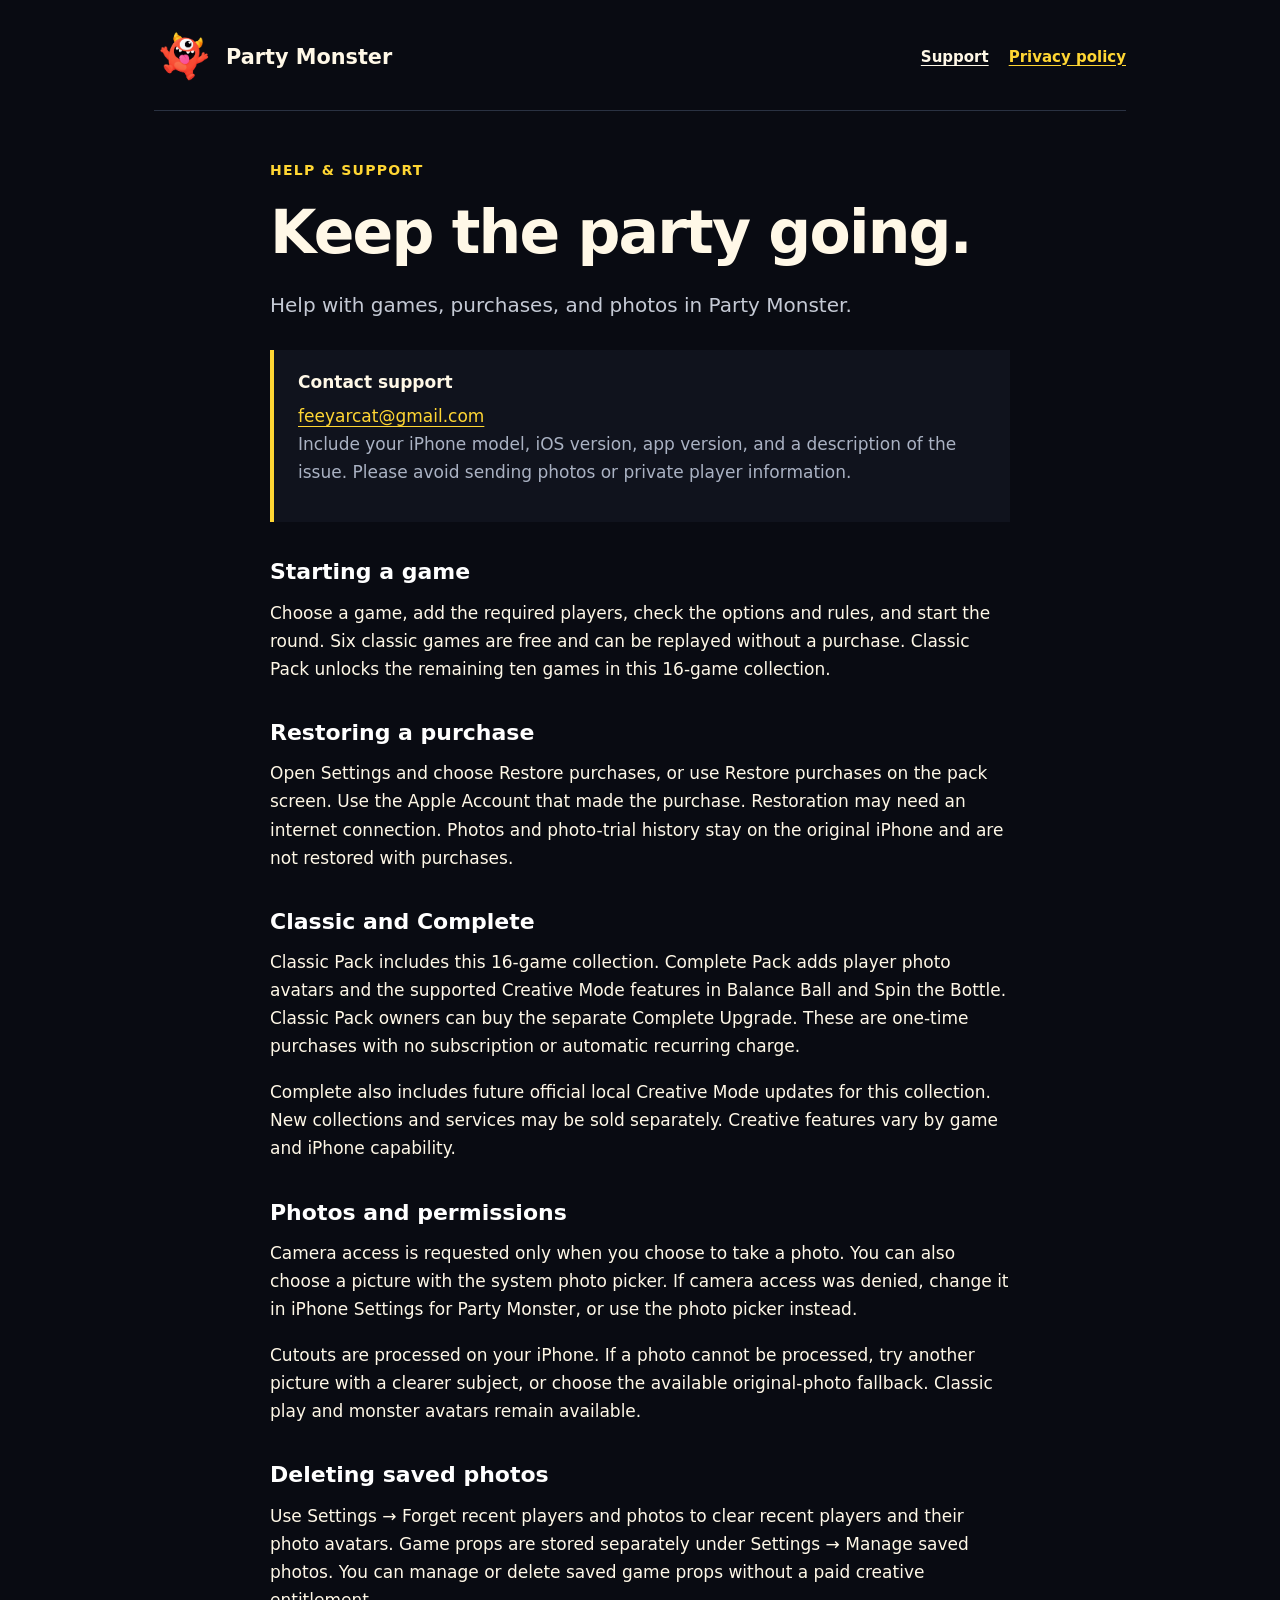
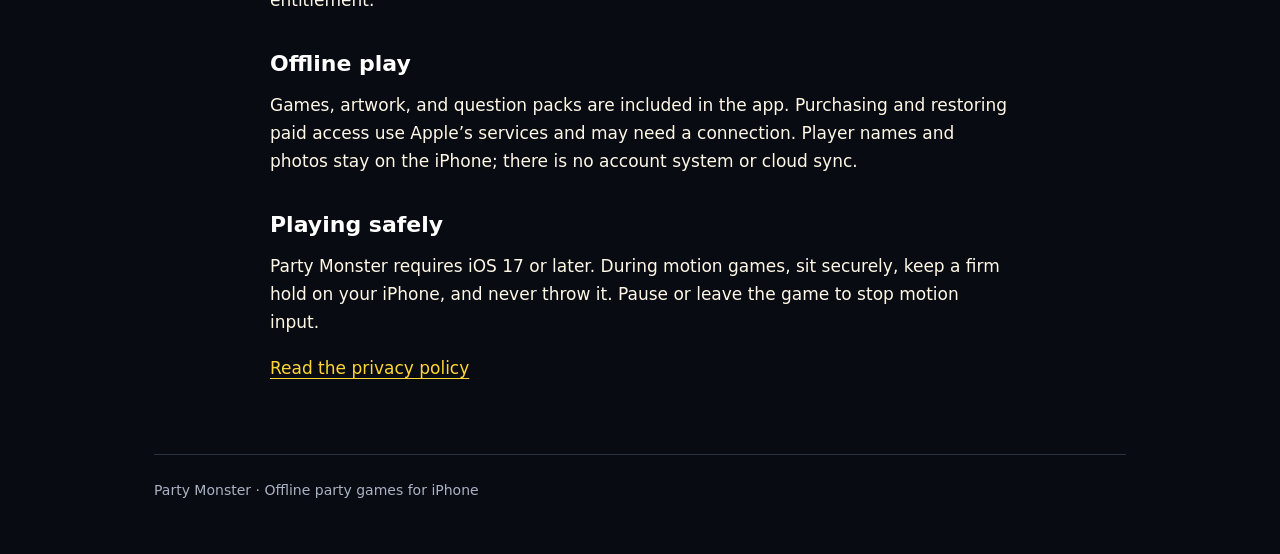
<file: index.html>
<!doctype html><html lang="en"><head><meta charset="utf-8"><meta name="viewport" content="width=device-width,initial-scale=1"><title>Support | Party Monster</title><meta name="description" content="Help with Party Monster games, one-time purchases, and local photo features."><meta name="theme-color" content="#090b12"><link rel="icon" href="./assets/momo.png"><link rel="stylesheet" href="./assets/style.css"></head><body><div class="shell"><header><a class="brand" href="./"><img src="./assets/momo.png" alt=""><span>Party Monster</span></a><nav aria-label="Main navigation"><a href="./" aria-current="page">Support</a><a href="./privacy/" >Privacy policy</a></nav></header><main><p class="eyebrow">Help &amp; support</p><h1>Keep the party going.</h1><p class="lead">Help with games, purchases, and photos in Party Monster.</p><div class="contact"><strong>Contact support</strong><a href="mailto:feeyarcat@gmail.com">feeyarcat@gmail.com</a><p class="muted">Include your iPhone model, iOS version, app version, and a description of the issue. Please avoid sending photos or private player information.</p></div><h2>Starting a game</h2><p>Choose a game, add the required players, check the options and rules, and start the round. Six classic games are free and can be replayed without a purchase. Classic Pack unlocks the remaining ten games in this 16-game collection.</p><h2>Restoring a purchase</h2><p>Open Settings and choose Restore purchases, or use Restore purchases on the pack screen. Use the Apple Account that made the purchase. Restoration may need an internet connection. Photos and photo-trial history stay on the original iPhone and are not restored with purchases.</p><h2>Classic and Complete</h2><p>Classic Pack includes this 16-game collection. Complete Pack adds player photo avatars and the supported Creative Mode features in Balance Ball and Spin the Bottle. Classic Pack owners can buy the separate Complete Upgrade. These are one-time purchases with no subscription or automatic recurring charge.</p><p>Complete also includes future official local Creative Mode updates for this collection. New collections and services may be sold separately. Creative features vary by game and iPhone capability.</p><h2>Photos and permissions</h2><p>Camera access is requested only when you choose to take a photo. You can also choose a picture with the system photo picker. If camera access was denied, change it in iPhone Settings for Party Monster, or use the photo picker instead.</p><p>Cutouts are processed on your iPhone. If a photo cannot be processed, try another picture with a clearer subject, or choose the available original-photo fallback. Classic play and monster avatars remain available.</p><h2>Deleting saved photos</h2><p>Use Settings → Forget recent players and photos to clear recent players and their photo avatars. Game props are stored separately under Settings → Manage saved photos. You can manage or delete saved game props without a paid creative entitlement.</p><h2>Offline play</h2><p>Games, artwork, and question packs are included in the app. Purchasing and restoring paid access use Apple’s services and may need a connection. Player names and photos stay on the iPhone; there is no account system or cloud sync.</p><h2>Playing safely</h2><p>Party Monster requires iOS 17 or later. During motion games, sit securely, keep a firm hold on your iPhone, and never throw it. Pause or leave the game to stop motion input.</p><p><a href="./privacy/">Read the privacy policy</a></p></main><footer>Party Monster · Offline party games for iPhone</footer></div></body></html>
</file>
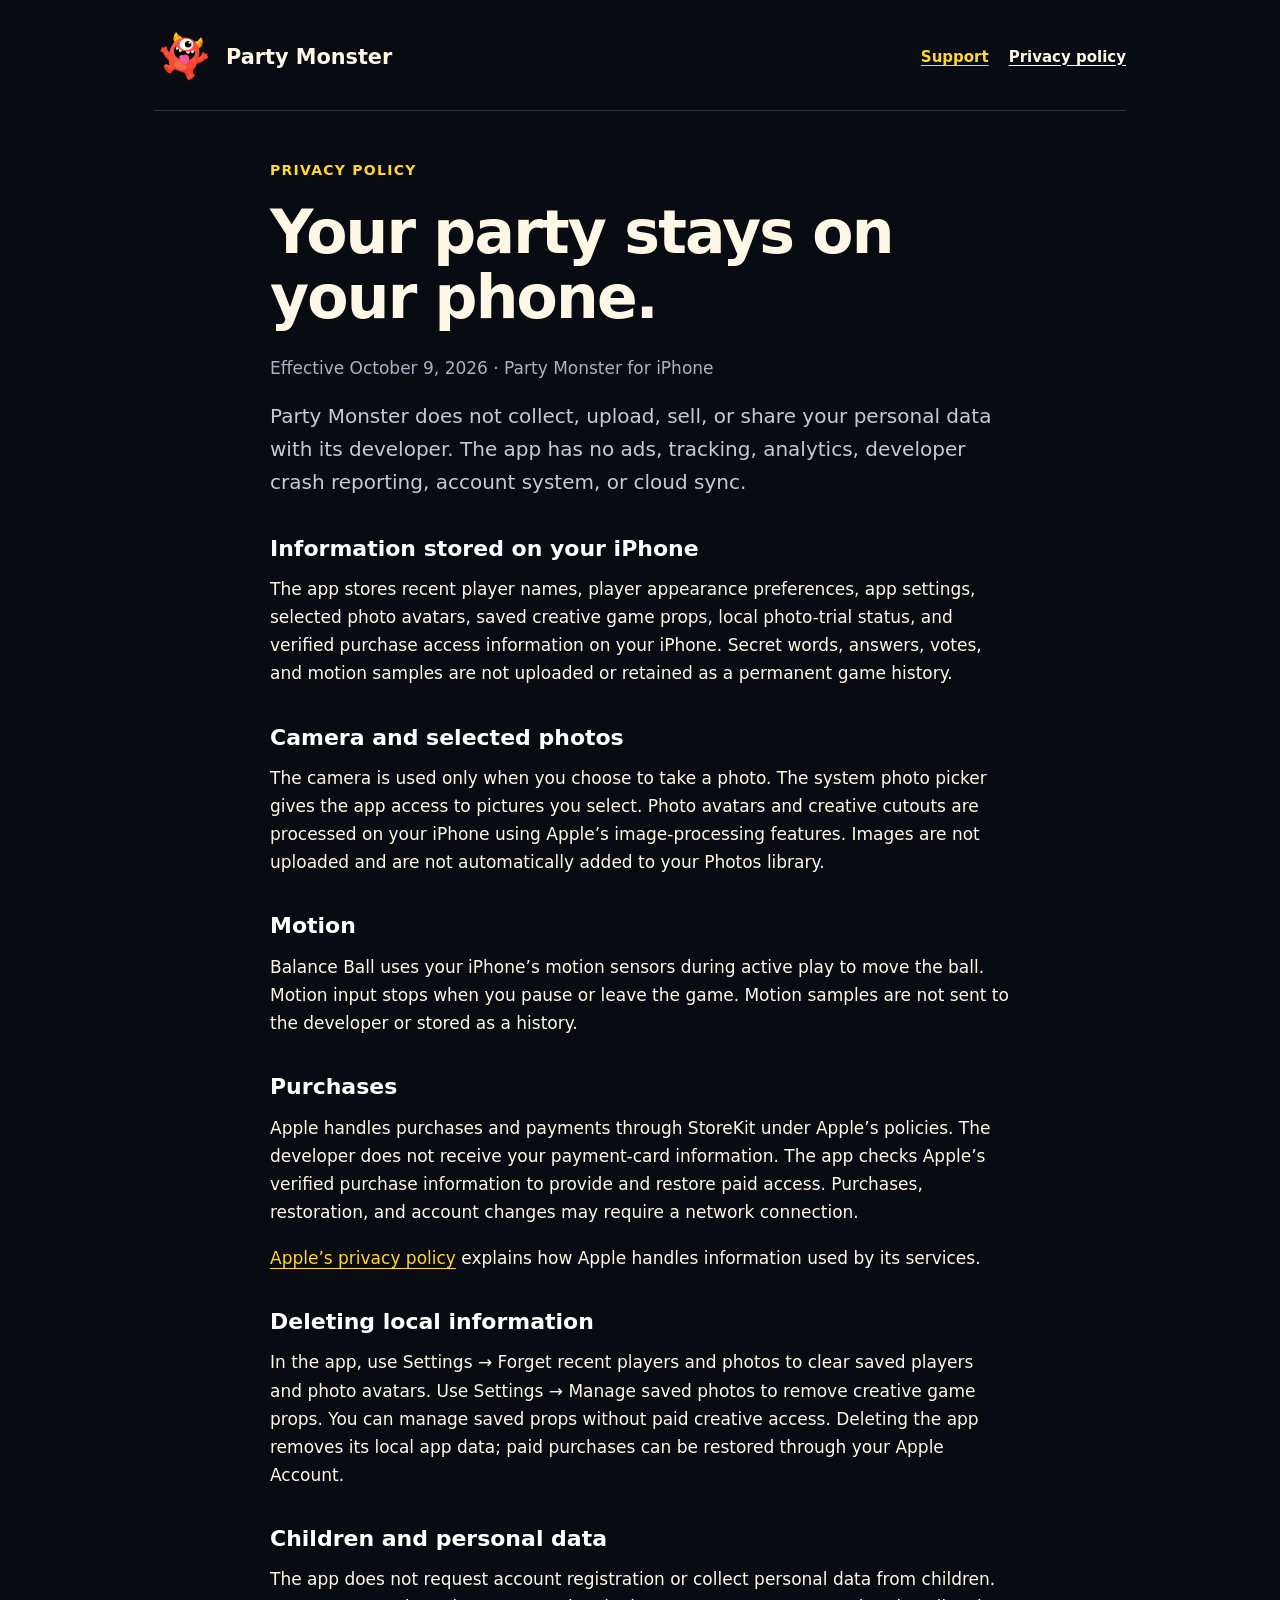
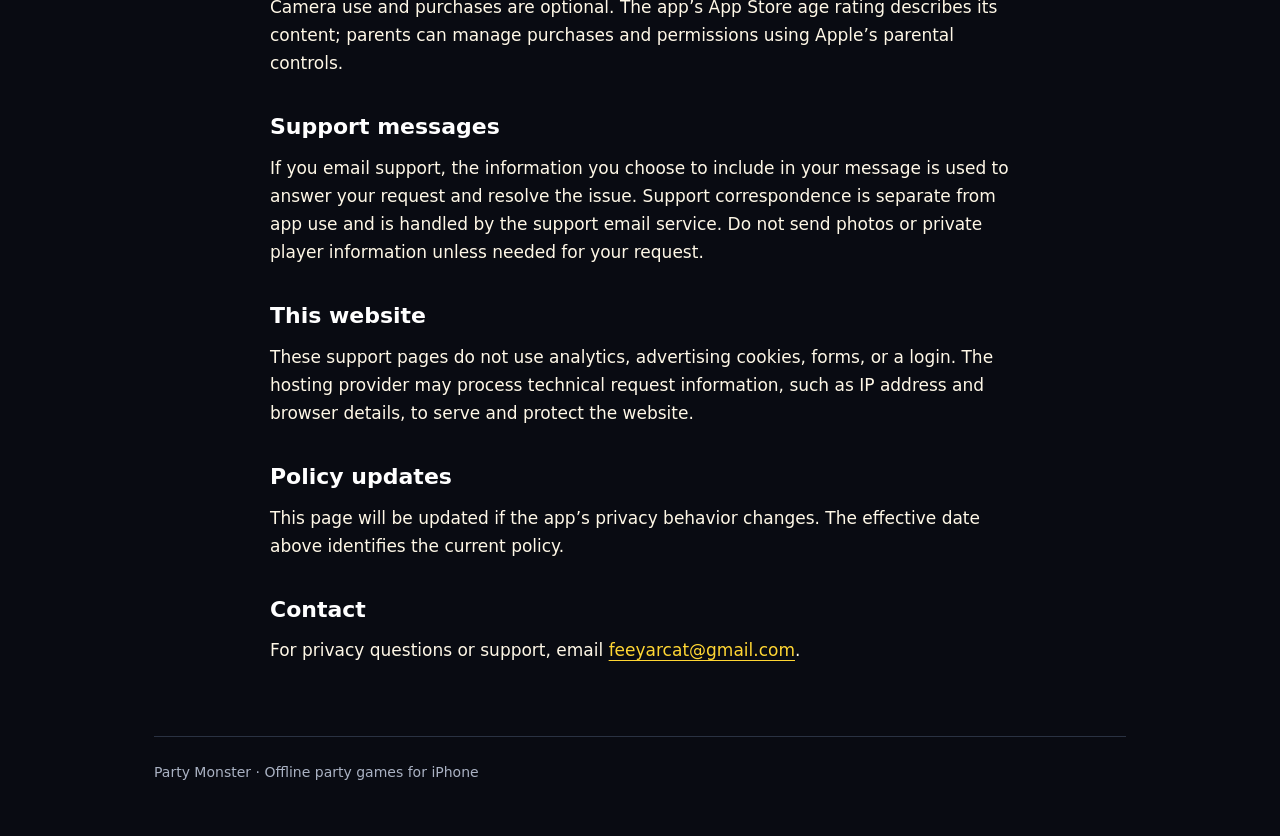
<file: privacy/index.html>
<!doctype html><html lang="en"><head><meta charset="utf-8"><meta name="viewport" content="width=device-width,initial-scale=1"><title>Privacy Policy | Party Monster</title><meta name="description" content="How Party Monster handles local player information, photos, motion, and purchases."><meta name="theme-color" content="#090b12"><link rel="icon" href="../assets/momo.png"><link rel="stylesheet" href="../assets/style.css"></head><body><div class="shell"><header><a class="brand" href="../"><img src="../assets/momo.png" alt=""><span>Party Monster</span></a><nav aria-label="Main navigation"><a href="../" >Support</a><a href="./" aria-current="page">Privacy policy</a></nav></header><main><p class="eyebrow">Privacy policy</p><h1>Your party stays on your phone.</h1><p class="muted">Effective October 9, 2026 · Party Monster for iPhone</p><p class="lead">Party Monster does not collect, upload, sell, or share your personal data with its developer. The app has no ads, tracking, analytics, developer crash reporting, account system, or cloud sync.</p><h2>Information stored on your iPhone</h2><p>The app stores recent player names, player appearance preferences, app settings, selected photo avatars, saved creative game props, local photo-trial status, and verified purchase access information on your iPhone. Secret words, answers, votes, and motion samples are not uploaded or retained as a permanent game history.</p><h2>Camera and selected photos</h2><p>The camera is used only when you choose to take a photo. The system photo picker gives the app access to pictures you select. Photo avatars and creative cutouts are processed on your iPhone using Apple’s image-processing features. Images are not uploaded and are not automatically added to your Photos library.</p><h2>Motion</h2><p>Balance Ball uses your iPhone’s motion sensors during active play to move the ball. Motion input stops when you pause or leave the game. Motion samples are not sent to the developer or stored as a history.</p><h2>Purchases</h2><p>Apple handles purchases and payments through StoreKit under Apple’s policies. The developer does not receive your payment-card information. The app checks Apple’s verified purchase information to provide and restore paid access. Purchases, restoration, and account changes may require a network connection.</p><p><a href="https://www.apple.com/legal/privacy/">Apple’s privacy policy</a> explains how Apple handles information used by its services.</p><h2>Deleting local information</h2><p>In the app, use Settings → Forget recent players and photos to clear saved players and photo avatars. Use Settings → Manage saved photos to remove creative game props. You can manage saved props without paid creative access. Deleting the app removes its local app data; paid purchases can be restored through your Apple Account.</p><h2>Children and personal data</h2><p>The app does not request account registration or collect personal data from children. Camera use and purchases are optional. The app’s App Store age rating describes its content; parents can manage purchases and permissions using Apple’s parental controls.</p><h2>Support messages</h2><p>If you email support, the information you choose to include in your message is used to answer your request and resolve the issue. Support correspondence is separate from app use and is handled by the support email service. Do not send photos or private player information unless needed for your request.</p><h2>This website</h2><p>These support pages do not use analytics, advertising cookies, forms, or a login. The hosting provider may process technical request information, such as IP address and browser details, to serve and protect the website.</p><h2>Policy updates</h2><p>This page will be updated if the app’s privacy behavior changes. The effective date above identifies the current policy.</p><h2>Contact</h2><p>For privacy questions or support, email <a href="mailto:feeyarcat@gmail.com">feeyarcat@gmail.com</a>.</p></main><footer>Party Monster · Offline party games for iPhone</footer></div></body></html>
</file>
<file: assets/style.css>
*{box-sizing:border-box}html{color-scheme:dark}body{margin:0;background:#090b12;color:#fff8e7;font:1.0625rem/1.65 ui-rounded,system-ui,-apple-system,BlinkMacSystemFont,"Segoe UI",sans-serif}a{color:#ffd633;text-underline-offset:.22em}a:hover{text-decoration-thickness:2px}a:focus-visible{outline:3px solid #00c2ff;outline-offset:5px;border-radius:3px}.shell{max-width:1020px;margin:auto;padding:28px 24px}header{display:flex;align-items:center;justify-content:space-between;gap:24px;border-bottom:1px solid #2a3242;padding-bottom:24px}.brand{display:flex;align-items:center;gap:14px;color:#fff8e7;text-decoration:none;font-weight:850;font-size:1.3rem}.brand img{height:58px;width:58px;object-fit:contain}nav{display:flex;gap:20px;font-weight:700;font-size:.9375rem}nav a[aria-current=page]{color:#fff8e7}main{max-width:740px;margin:48px auto 72px}.eyebrow{color:#ffd633;font-weight:750;font-size:.875rem;letter-spacing:.09em;text-transform:uppercase}h1{font-size:clamp(2.5rem,6vw,3.75rem);letter-spacing:-.03em;line-height:1.08;margin:14px 0 24px;font-weight:900}h2{font-size:1.375rem;line-height:1.3;margin:36px 0 12px;color:#fff}p{margin:0 0 18px}li{margin:10px 0}.lead{font-size:1.25rem;color:#c5cad5}.contact{border-left:4px solid #ffd633;padding:18px 24px;background:#10131d;margin:28px 0}.contact strong{display:block;margin-bottom:6px}footer{border-top:1px solid #2a3242;padding:24px 0;color:#aab2c3;font-size:.875rem}.muted{color:#aab2c3}ul{padding-left:24px}@media(max-width:540px){.shell{padding:20px}header{align-items:flex-start;flex-direction:column;gap:18px}main{margin-top:32px}.brand img{height:46px;width:46px}.contact{padding:16px}a{overflow-wrap:anywhere}}
</file>
